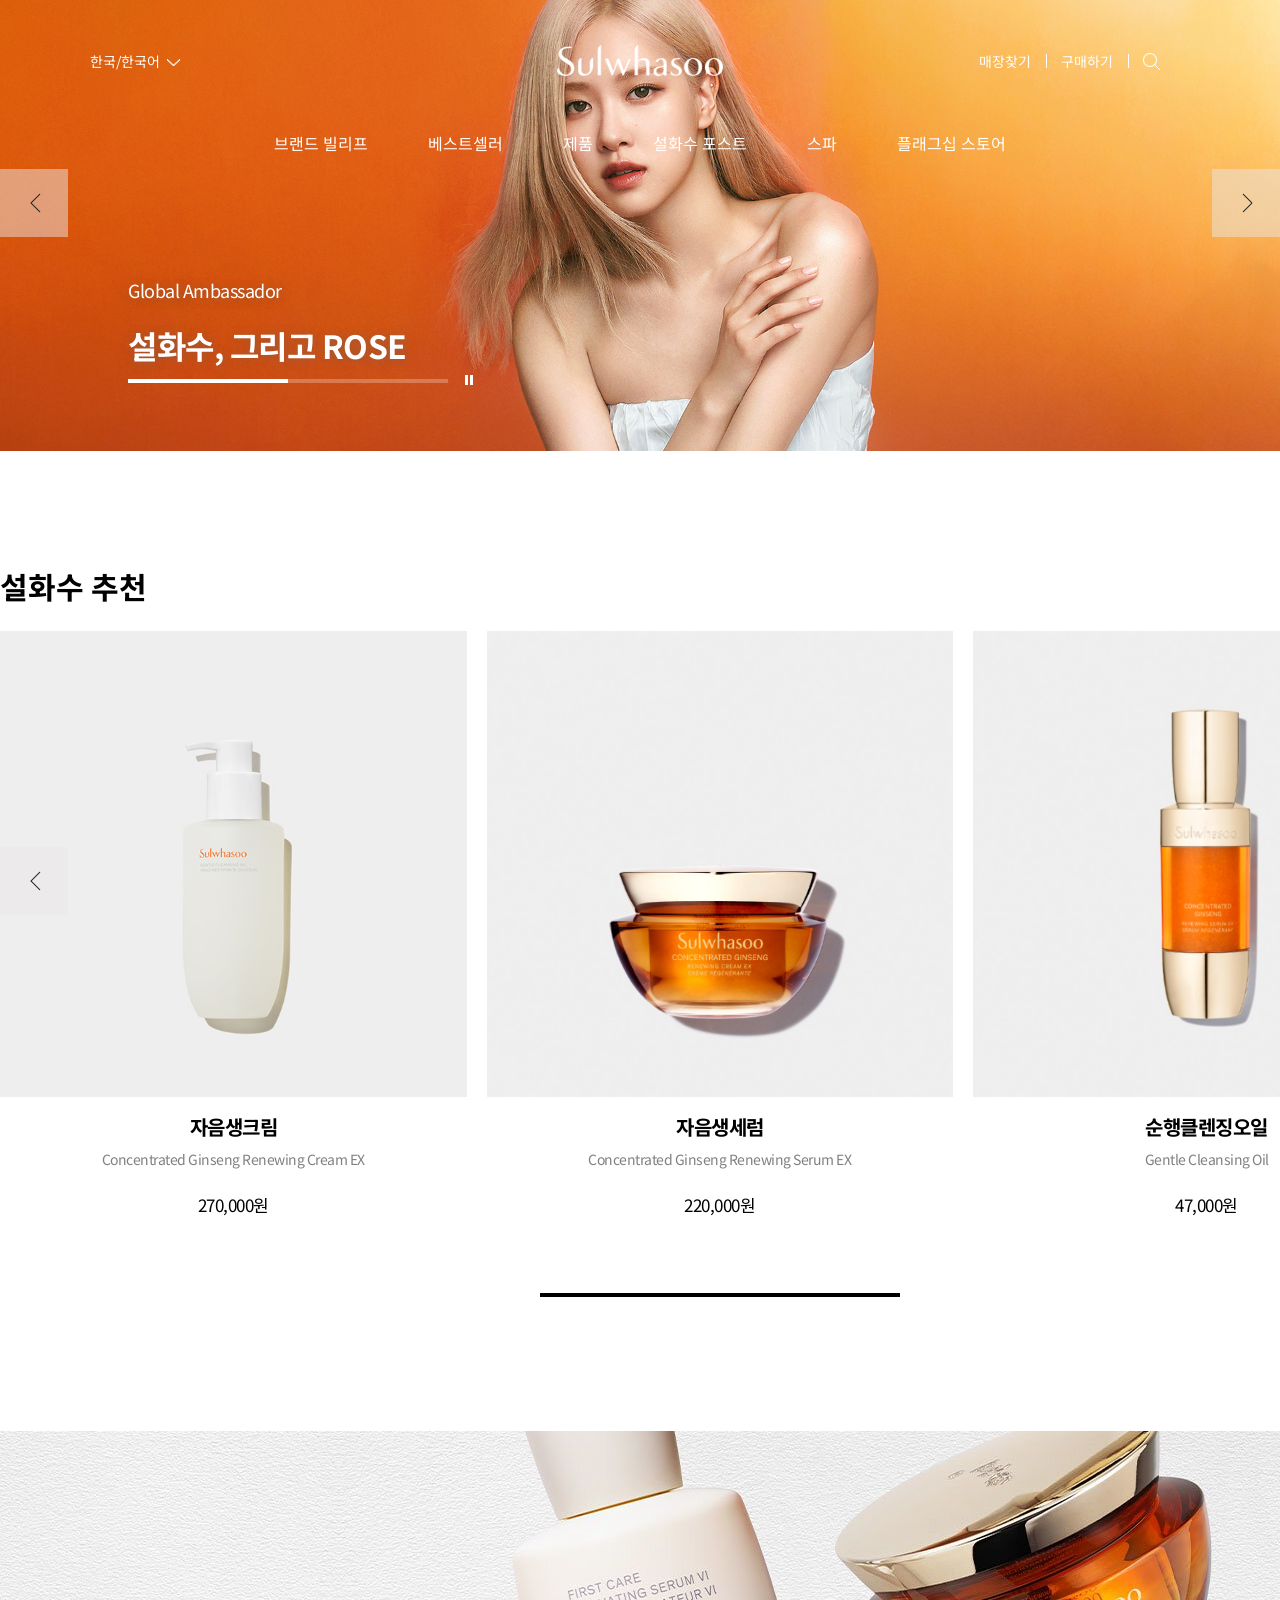
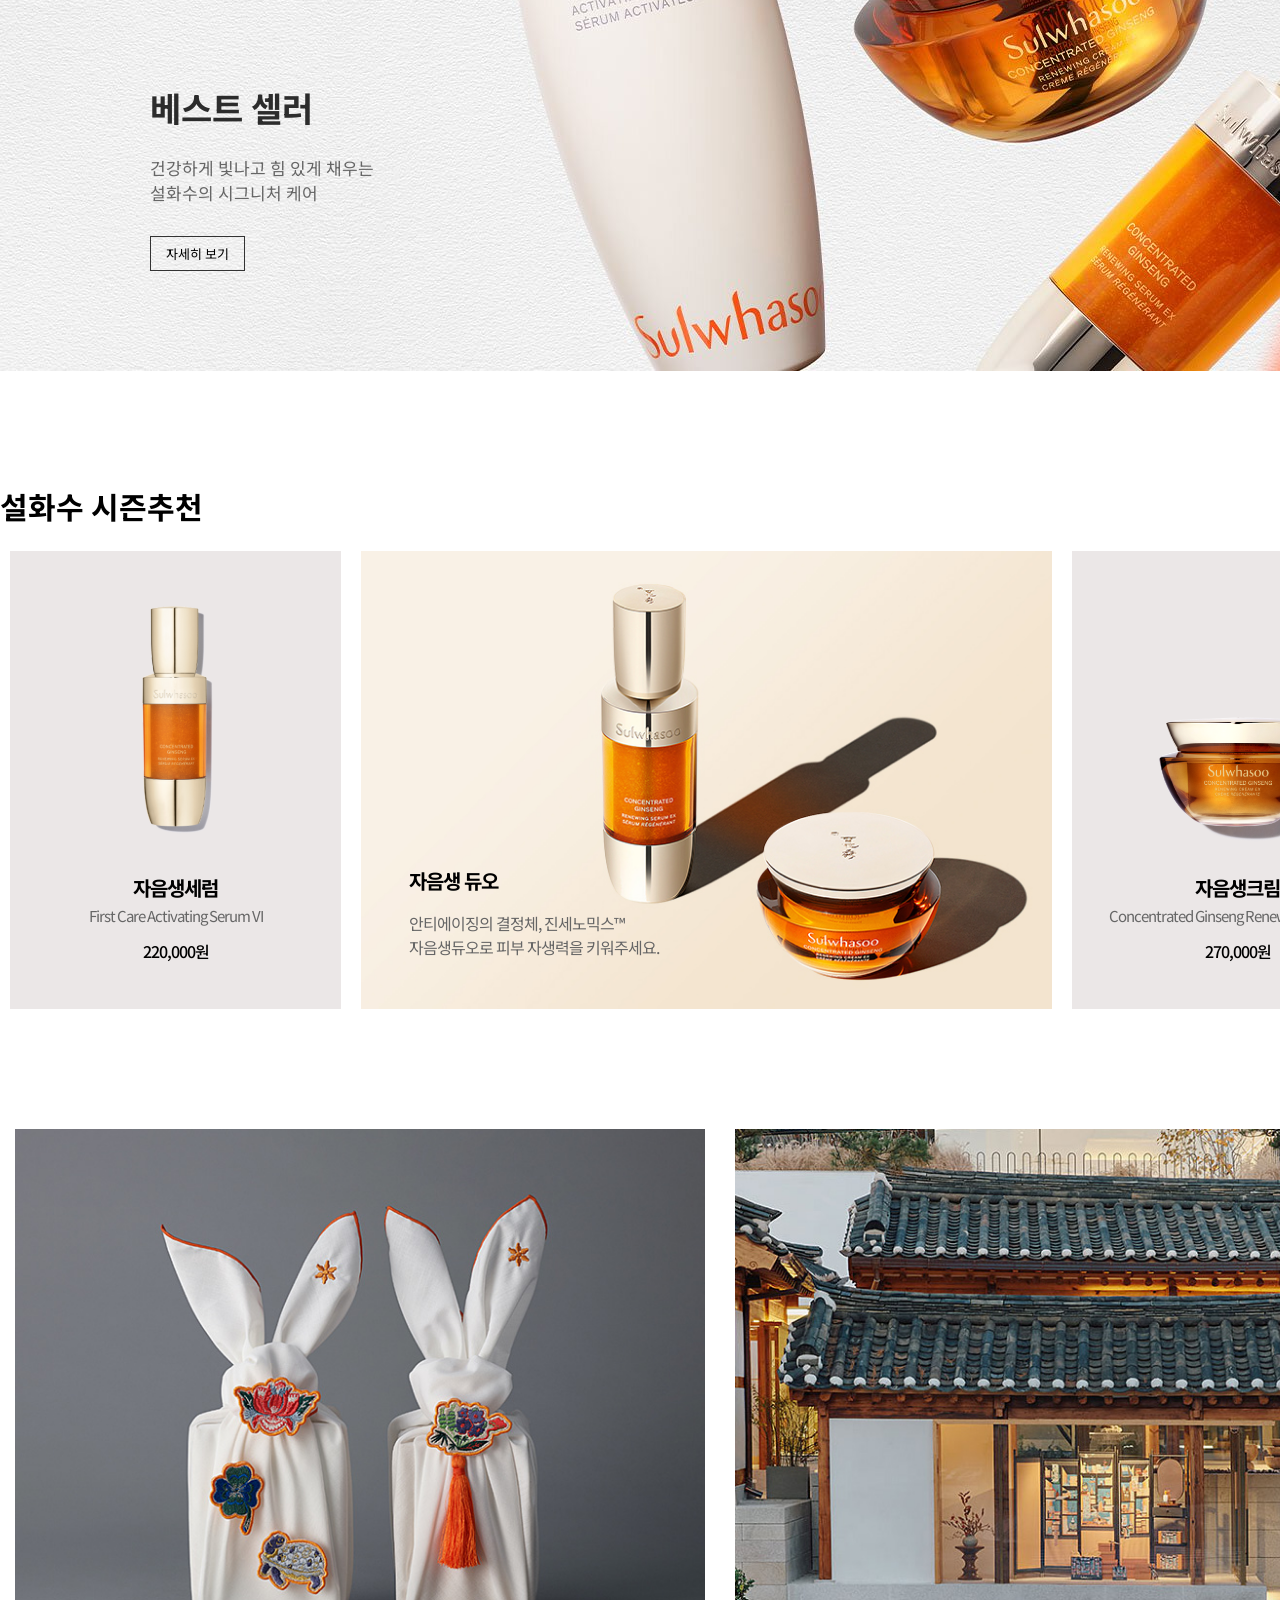
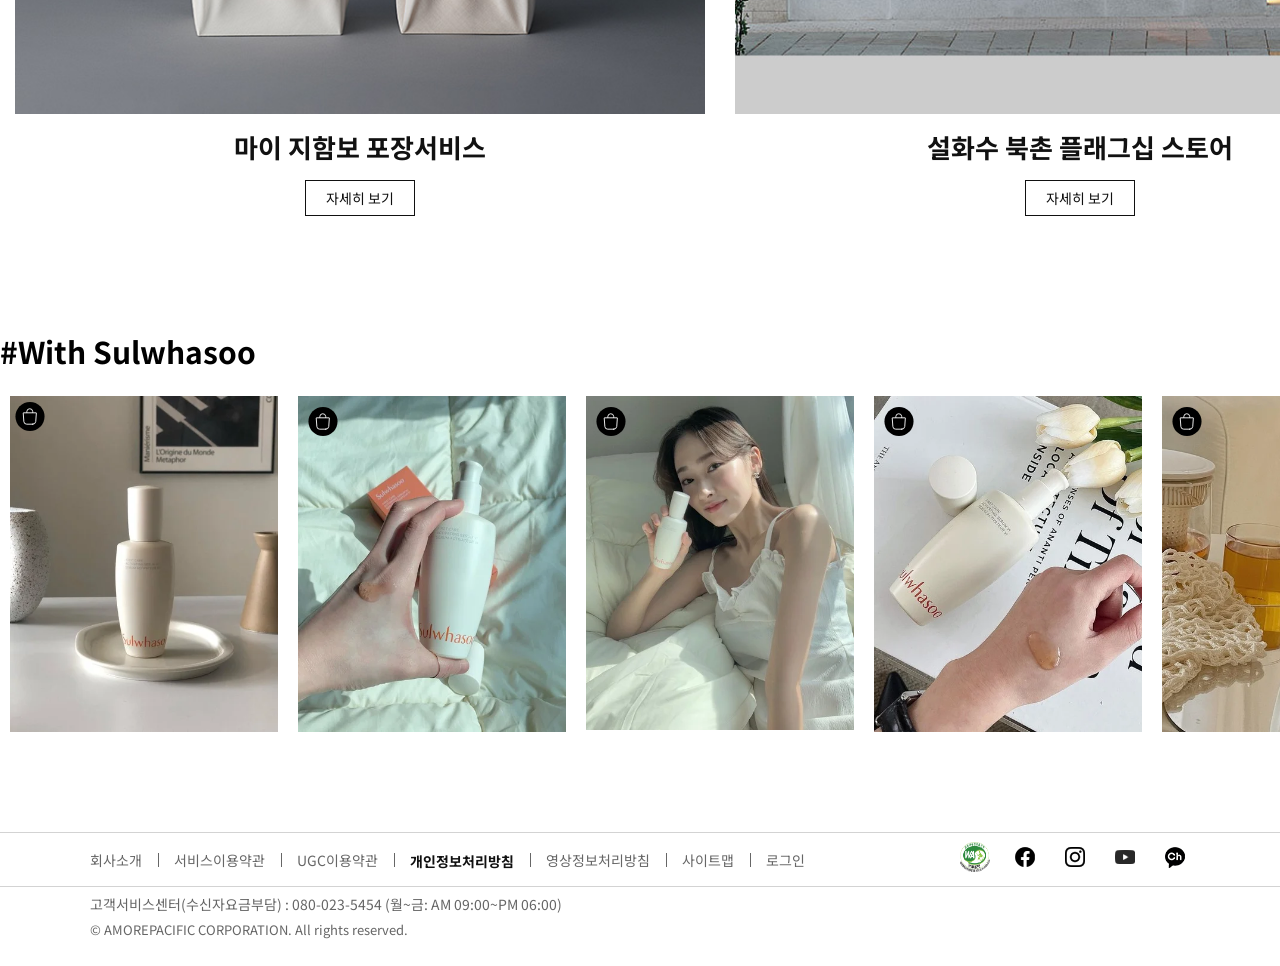
<file: index.html>
<!DOCTYPE html>
<html lang="en">
<head>
    <meta charset="UTF-8">
    <meta http-equiv="X-UA-Compatible" content="IE=edge">
    <meta name="viewport" content="width=device-width, initial-scale=1.0">
    <title>Sulhwasoo</title>
    <link rel="stylesheet" href="CSS/reset.css">
    <link rel="stylesheet" href="https://cdn.jsdelivr.net/npm/swiper@9/swiper-bundle.min.css"/>
    <link rel="stylesheet" href="CSS/basic.css">


    <script src="https://code.jquery.com/jquery-1.12.4.js"></script>
    <script src="js/prefixfree.min.js"></script>
    <script src="https://cdn.jsdelivr.net/npm/swiper@9/swiper-bundle.min.js"></script>
    <script defer src="js/js.js"></script>
</head>
<body>
    <header>
        <div class="header_top">
            <div class="lang">
                <a href="#">
                    한국/한국어
                    <span class="lang_btn">언어 선택창</span>
                    <ul class="lang_list">
                        <li><a href="#">한국/한국어</a></li>
                        <li><a href="#">International/English</a></li>
                        <li><a href="#">中国大陆/中文</a></li>
                        <li><a href="#">中國香港/繁體中文</a></li>
                        <li><a href="#">Singapore/English</a></li>
                        <li><a href="#">Malaysia/English</a></li>
                        <li><a href="#">Việt Nam/Tiếng Việt</a></li>
                        <li><a href="#">Indonesia/Bahasa Indonesia</a></li>
                        <li><a href="#">ประเทศไทย/ไทย</a></li>
                        <li><a href="#">USA/English</a></li>
                    </ul>
                </a>
                
            </div>
            <div class="logo">
                <a href="index.html" class="main_logo">
                    로고
                </a>
            </div>
            <div class="search">
                <ul>
                    <li><a href="#">매장찾기</a></li>
                    <li><a href="#">구매하기</a></li>
                    <li>
                        <a href="#" class="header_search">
                            검색
                        </a>
                    </li>
                </ul>
            </div>
        </div>
        <div class="header_nav">
            <ul>
                <li class="nav_menu menu01">
                    <a href="#"><span class="nav_line">브랜드 빌리프</span></a>
                    <ul class="nav_sub sub01">
                        <li><a href="#" class="sublink">브랜드 빌리프</a></li>
                        <li><a href="#" class="sublink">브랜드 캠페인</a></li>
                        <li><a href="#" class="sublink">브랜드 앰배서더</a></li>
                    </ul>
                </li>
                <li class="nav_menu"><a href="index_2.html"><span class="nav_line">베스트셀러</span></a></li>
                <li class="nav_menu menu02">
                    <a href="#"><span class="nav_line">제품</span></a>
                    <ul class="nav_sub sub02">
                        <li><a href="#" class="sublink">스킨케어</a></li>
                        <li><a href="#" class="sublink">메이크업</a></li>
                        <li><a href="#" class="sublink">남성</a></li>
                        <li><a href="#" class="sublink">전설</a></li>
                    </ul>
                </li>
                <li class="nav_menu menu03">
                    <a href="#"><span class="nav_line">설화수 포스트</span></a>
               
                    <ul class="nav_sub sub03">
                        <li><a href="#" class="sublink">설화수 포스트</a></li>
                        <li><a href="#" class="sublink">명작컬렉션</a></li>
                        <li><a href="#" class="sublink">설화수 스타일</a></li>
                        <li><a href="#" class="sublink">설화문화전</a></li>
                        <li><a href="#" class="sublink">설화매거진</a></li>
                    </ul>
                </li>
                <li class="nav_menu menu04">
                    <a href="#"><span class="nav_line">스파</span></a>
             
                    <ul class="nav_sub sub04">
                        <li><a href="#" class="sublink">소개</a></li>
                        <li><a href="#" class="sublink">스파 프로그램</a></li>
                        <li><a href="#" class="sublink">예약</a></li>
                        <li><a href="#" class="sublink">매장 찾기</a></li>
                    </ul>
                </li>
                <li class="nav_menu menu05">
                    <a href="index_3.html"><span class="nav_line">플래그십 스토어</span></a>
             
                    <ul class="nav_sub sub05">
                        <li><a href="#" class="sublink">설화수 북촌</a></li>
                        <li><a href="#" class="sublink">설화수 도산</a></li>
                    </ul>
                </li>
            </ul>
        </div>
    </header>
    <div class="swiper slide_banner">
        <div class="swiper-wrapper">
            <div class="swiper-slide">
                <a href="#">
                    <img src="img/first_banner.jpg" alt="main_banner">
                    <div class="banner_txt">
                        <p class="txt_Eng">SULWHASOO FIRST CARE ACTIVATING SERUM VI</p>
                        <p class="txt_Ko">윤조에센스 6세대</p>
                    </div>
                </a>
            </div>
            <div class="swiper-slide">
                <a href="#">
                    <img src="img/ROSE-Banner_Horizontal.jpg" alt="main_banner">
                    <div class="banner_txt">
                        <p class="txt_Eng">Global Ambassador</p>
                        <p class="txt_Ko">설화수, 그리고 ROSE</p>
                    </div>
                </a>
            </div>
            <div class="swiper-slide">
                <a href="#">
                    <img src="img/20220907_final_SULWHASOO_main_KV_pc.jpg" alt="main_banner">
                    <div class="banner_txt">
                        <p class="txt_Eng">Sulwhasoo Rebloom</p>
                        <p class="txt_Ko">설화, 다시 피어나다</p>
                    </div>
                </a>
            </div>
            <div class="swiper-slide">
                <a href="#">
                    <img src="img/20230324_final_SWS_New_Package_GTM-banner_pc.jpg" alt="main_banner">
                    <div class="banner_txt">
                        <p class="txt_Eng">Amore mall(3.27~4.2)</p>
                        <p class="txt_Ko">가장 자주 만나는 설화수</p>
                    </div>
                </a>
            </div>
        </div>
        <div class="swiper-button-prev"></div>
        <div class="swiper-button-next"></div>
        <div class="swiper-pagination"></div>
        <div class="swiper-playStop"></div>
    </div>
    <main>
        <div class="wrap">
            <!-- section01 -->
            <section class="section1 section_wrap">
                <div class="section1_inner">
                    <h1>설화수 추천</h1>
                    <div class="swiper rec_wrap">
                        <div class="rec swiper-wrapper">
                            <div class="swiper-slide">
                                <a href="#">
                                    <div class="rec_img">
                                        <img src="img/product1.jpg" alt="제품1">
                                    </div>
                                    <div class="rec_txt">
                                        <p class="name_ko">윤조에센스 6세대</p>
                                        <p class="name_Eng">First Care Activating Serum VI</p>
                                        <p class="price">140,000원</p>
                                    </div>
                                </a>
                            </div>
                            <div class="swiper-slide">
                                <a href="#">
                                    <div class="rec_img">
                                        <img src="img/product2.jpg" alt="제품2">
                                    </div>
                                    <div class="rec_txt">
                                        <p class="name_ko">순행클렌징폼</p>
                                        <p class="name_Eng">Gentle Cleansing Foam</p>
                                        <p class="price">42,000원</p>
                                    </div>
                                </a>
                            </div>
                            <div class="swiper-slide">
                                <a href="#">
                                    <div class="rec_img">
                                        <img src="img/product3.jpg" alt="제품3">
                                    </div>
                                    <div class="rec_txt">
                                        <p class="name_ko">백삼팩</p>
                                        <p class="name_Eng">White Ginseng Radiancr Mask</p>
                                        <p class="price">72,000원</p>
                                    </div>
                                </a>
                            </div>
                            <div class="swiper-slide">
                                <a href="#">
                                    <div class="rec_img">
                                        <img src="img/product4.jpg" alt="제품4">
                                    </div>
                                    <div class="rec_txt">
                                        <p class="name_ko">자음생크림</p>
                                        <p class="name_Eng">Concentrated Ginseng Renewing Cream EX</p>
                                        <p class="price">270,000원</p>
                                    </div>
                                </a>
                            </div>
                            <div class="swiper-slide">
                                <a href="#">
                                    <div class="rec_img">
                                        <img src="img/product5.jpg" alt="제품5">
                                    </div>
                                    <div class="rec_txt">
                                        <p class="name_ko">자음생세럼</p>
                                        <p class="name_Eng">Concentrated Ginseng Renewing Serum EX</p>
                                        <p class="price">220,000원</p>
                                    </div>
                                </a>
                            </div>
                            <div class="swiper-slide">
                                <a href="#">
                                    <div class="rec_img">
                                        <img src="img/product6.jpg" alt="제품6">
                                    </div>
                                    <div class="rec_txt">
                                        <p class="name_ko">순행클렌징오일</p>
                                        <p class="name_Eng">Gentle Cleansing Oil</p>
                                        <p class="price">47,000원</p>
                                    </div>
                                </a>
                            </div>
                        </div>
                        <div class="swiper-button-prev"></div>
                        <div class="swiper-button-next"></div>
                        <div class="swiper-pagination"></div>
                        <div class="rec-swiper-playStop"></div>
                    </div>
                    
                </div>
            </section>
            <!-- section02 -->
            <section class="section2 section_wrap">
                <div class="section2_inner">
                    <a href="#">
                        <img src="img/section02.jpg" alt="best_banner">
                        <div class="section2_txt">
                            <p class="best">베스트 셀러</p>
                            <p class="best_info">건강하게 빛나고 힘 있게 채우는<br>
                            설화수의 시그니처 케어</p>
                            <p class="best_more">자세히 보기</p>
                        </div>
                    </a>
                </div>
            </section>
            <!-- section03 -->
            <section class="section3 section_wrap">
                <div class="section3_inner">
                    <h1>설화수 시즌추천</h1>
                    <div class="product_list">
                        <ul class="season">
                            <li>
                                <a href="#">
                                    <div class="season_img">
                                        <img src="img/section03_1.png" alt="제품1">
                                    </div>
                                    <div class="season_txt">
                                        <p class="season_name_Ko">자음생세럼</p>
                                        <p class="season_name_Eng">First Care Activating Serum VI</p>
                                        <p class="season_price">220,000원</p>
                                    </div>
                                </a>
                            </li>
                            <li>
                                <a href="#">
                                    <div class="season_img">
                                        <img src="img/section03_2.png" alt="제품2">
                                    </div>
                                    <div class="season_txt">
                                        <p class="season_name_Ko">자음생 듀오</p>
                                        <p class="season_name_info">안티에이징의 결정체, 진세노믹스™<br>
                                            자음생듀오로 피부 자생력을 키워주세요.</p>
                                    </div>
                                </a>
                            </li>
                            <li>
                                <a href="#">
                                    <div class="season_img">
                                        <img src="img/section03_3.png" alt="제품3">
                                    </div>
                                    <div class="season_txt">
                                        <p class="season_name_Ko">자음생크림</p>
                                        <p class="season_name_Eng">Concentrated Ginseng Renewing Cream EX</p>
                                        <p class="season_price">270,000원</p>
                                    </div>
                                </a>
                            </li>
                        </ul>
                    </div>
                </div>
            </section>
            <!-- section04 -->
            <section class="section4 section_wrap">
                <div class="product_list">
                    <ul class="store">
                        <li>
                            <a href="#">
                                <div class="section4_img">
                                    <img src="img/section04_1.jpg" alt="마이지함보서비스">
                                </div>
                                <div class="section4_txt">
                                    <p class="section4_name">마이 지함보 포장서비스</p>
                                    <p class="section4_link">자세히 보기</p>
                                </div>
                            </a>
                        </li>
                        <li>
                            <a href="#">
                                <div class="section4_img">
                                    <img src="img/section04_2.jpg" alt="설화수북촌플래그십스토어">
                                </div>
                                <div class="section4_txt">
                                    <p class="section4_name">설화수 북촌 플래그십 스토어</p>
                                    <p class="section4_link">자세히 보기</p>
                                </div>
                            </a>
                        </li>
                    </ul>
                </div>
            </section>
            <!-- section05 -->
            <section class="section5 section_wrap">
                <div class="section5_inner">
                    <h1>#With Sulwhasoo</h1>
                    <div class="product_list">
                        <ul class="with">
                            <li>
                                <a href="#">
                                    <div class="section5_img">
                                        <img src="img/section05_1.webp" alt="위드설화수1">
                                    </div>
                                    <div class="section5_bag">
                                            <img src = "img/bag_items_online_shop_icon.svg" alt="장바구니">
                                    </div>
                                    <div class="section5_txt">
                                        <p class="user">
                                            <img class="user_icon" src="img/user_icon.svg" alt="인스타그램유저">
                                            Instagram User</p>
                                        <p class="user_cont">#제품제공 워낙 말 안해도 유명한 ‘설화수’의 윤조에센수는 설화수의 시작과 함께 출시된 세안 직후 첫 단계에 바르는 최초의 퍼스트 세럼입니다! </p>
                                    </div>
                                </a>
                            </li>
                            <li>
                                <a href="#">
                                    <div class="section5_img">
                                        <img src="img/section05_2.webp" alt="위드설화수2">
                                    </div>
                                    <div class="section5_bag">
                                        <div class="section5_bag">
                                            <img src = "img/bag_items_online_shop_icon.svg" alt="장바구니">
                                    </div>
                                    </div>
                                    <div class="section5_txt">
                                        <p class="user">
                                            <img class="user_icon" src="img/user_icon.svg" alt="인스타그램유저">Instagram User</p>
                                        <p class="user_cont">#제품제공 sulwhasoo.official 
                                        설화수 브랜드의 시작과 함께 출시된 제품으로 💛 
                                        세안 직후 첫 단계에 바로 바르는 최초의 퍼스트 세럼인  #윤조에센스 
                                        달항아리를 모티브로 한 둥근 곡선이 정말 예쁜거 같아요🥺</p>
                                    </div>
                                </a>
                            </li>
                            <li>
                                <a href="#">
                                    <div class="section5_img">
                                        <img src="img/section05_3.webp" alt="위드설화수3">
                                    </div>
                                    <div class="section5_bag">
                                        <div class="section5_bag">
                                            <img src = "img/bag_items_online_shop_icon.svg" alt="장바구니">
                                    </div>
                                    </div>
                                    <div class="section5_txt">
                                        <p class="user">
                                            <img class="user_icon" src="img/user_icon.svg" alt="인스타그램유저">Instagram User</p>
                                        <p class="user_cont">#광고 sulwhasoo.official 🕊
                                            이번에 패키지까지 감각적으로 새로 바뀐 new 설화수 윤조에센스✨
                                            윤조에센스 고유의 텍스처가 피부에 고르게 분포되고 빠르게 </p>
                                    </div>
                                </a>
                            </li>
                            <li>
                                <a href="#">
                                    <div class="section5_img">
                                        <img src="img/section05_4.webp" alt="위드설화수4">
                                    </div>
                                    <div class="section5_bag">
                                        <div class="section5_bag">
                                            <img src = "img/bag_items_online_shop_icon.svg" alt="장바구니">
                                    </div>
                                    </div>
                                    <div class="section5_txt">
                                        <p class="user">
                                            <img class="user_icon" src="img/user_icon.svg" alt="인스타그램유저">Instagram User</p>
                                        <p class="user_cont">#제품제공 sulwhasoo.official 
                                            설화수 브랜드의 시작과 함께 출시된 제품으로 💛 
                                            세안 직후 첫 단계에 바로 바르는 최초의 퍼스트 세럼인  #윤조에센스 
                                            </p>
                                    </div>
                                </a>
                            </li>
                            <li>
                                <a href="#">
                                    <div class="section5_img">
                                        <img src="img/section05_5.webp" alt="위드설화수4">
                                    </div>
                                    <div class="section5_bag">
                                        <div class="section5_bag">
                                            <img src = "img/bag_items_online_shop_icon.svg" alt="장바구니">
                                    </div>
                                    </div>
                                    <div class="section5_txt">
                                        <p class="user">
                                            <img class="user_icon" src="img/user_icon.svg" alt="인스타그램유저">Instagram User</p>
                                        <p class="user_cont">#제품제공 설화수가 일냈어요 🤍
                                            환절기다 보니 확실히 저 피부 턴오버를 잡기가 어려웠는데요 
                                            그렇다 보니 
                                            평소 쓰던 스킨케어 만으로는 피부의 탄탄함이 항상 아쉬웠어요 
                                            괄사로 끌어 올리면 뭐하나 근본을 못잡았는데 ᅲ 
                                            그래서 이번에 
                                            #설화수 #윤조에센스가 새롭게 리뉴얼 되었다고 해서 
                                            저도 사용해 보았는데요 
                                            윤조에센스 항상 엄마에게 양보했는데 
                                            이번엔 제가 써보렵니다 
                                            </p>
                                    </div>
                                </a>
                            </li>
                        </ul>
                    </div>
            </div>
            </section>
        </div>
    </main>
    <footer>
        <div class="footer_top">
            <div class="footer_wrap top">
                <div class="footer_util">
                    <ul>
                        <li><a href="#">회사소개</a></li>
                        <li><a href="#">서비스이용약관</a></li>
                        <li><a href="#">UGC이용약관</a></li>
                        <li><a href="#"><strong>개인정보처리방침</strong></a></li>
                        <li><a href="#">영상정보처리방침</a></li>
                        <li><a href="#">사이트맵</a></li>
                        <li><a href="#">로그인</a></li>
                    </ul>
                </div>
                <div class="footer_sns">
                    <ul>
                        <li><a href="#"><img class="sns_logo" src="img/mark1.png" alt="과학기술정보통신"></a></li>
                        <li><a href="#"><img src="img/facebookLogo.png" alt="facebookLogo"></a></li>
                        <li><a href="#"><img src="img/instaLogo.png" alt="instaLogo"></a></li>
                        <li><a href="#"><img src="img/youtubeLogo.png" alt="youtubeLogo"></a></li>
                        <li><a href="#"><img src="img/kakaoChannelLogo.png" alt="kakaoChannelLogo"></a></li>
                    </ul>
                </div>
            </div>

        </div>
        <div class="footer_bottom">
            <div class="footer_wrap bottom">
                <p>고객서비스센터(수신자요금부담) : 080-023-5454
                    (월~금: AM 09:00~PM 06:00)</p>
                <p><a href="#">© AMOREPACIFIC CORPORATION. All rights reserved.</a></p>
            </div>
        </div> 
    </footer>
    <a href="#" class="goTop">Top</a>
</body>
</html>
</file>
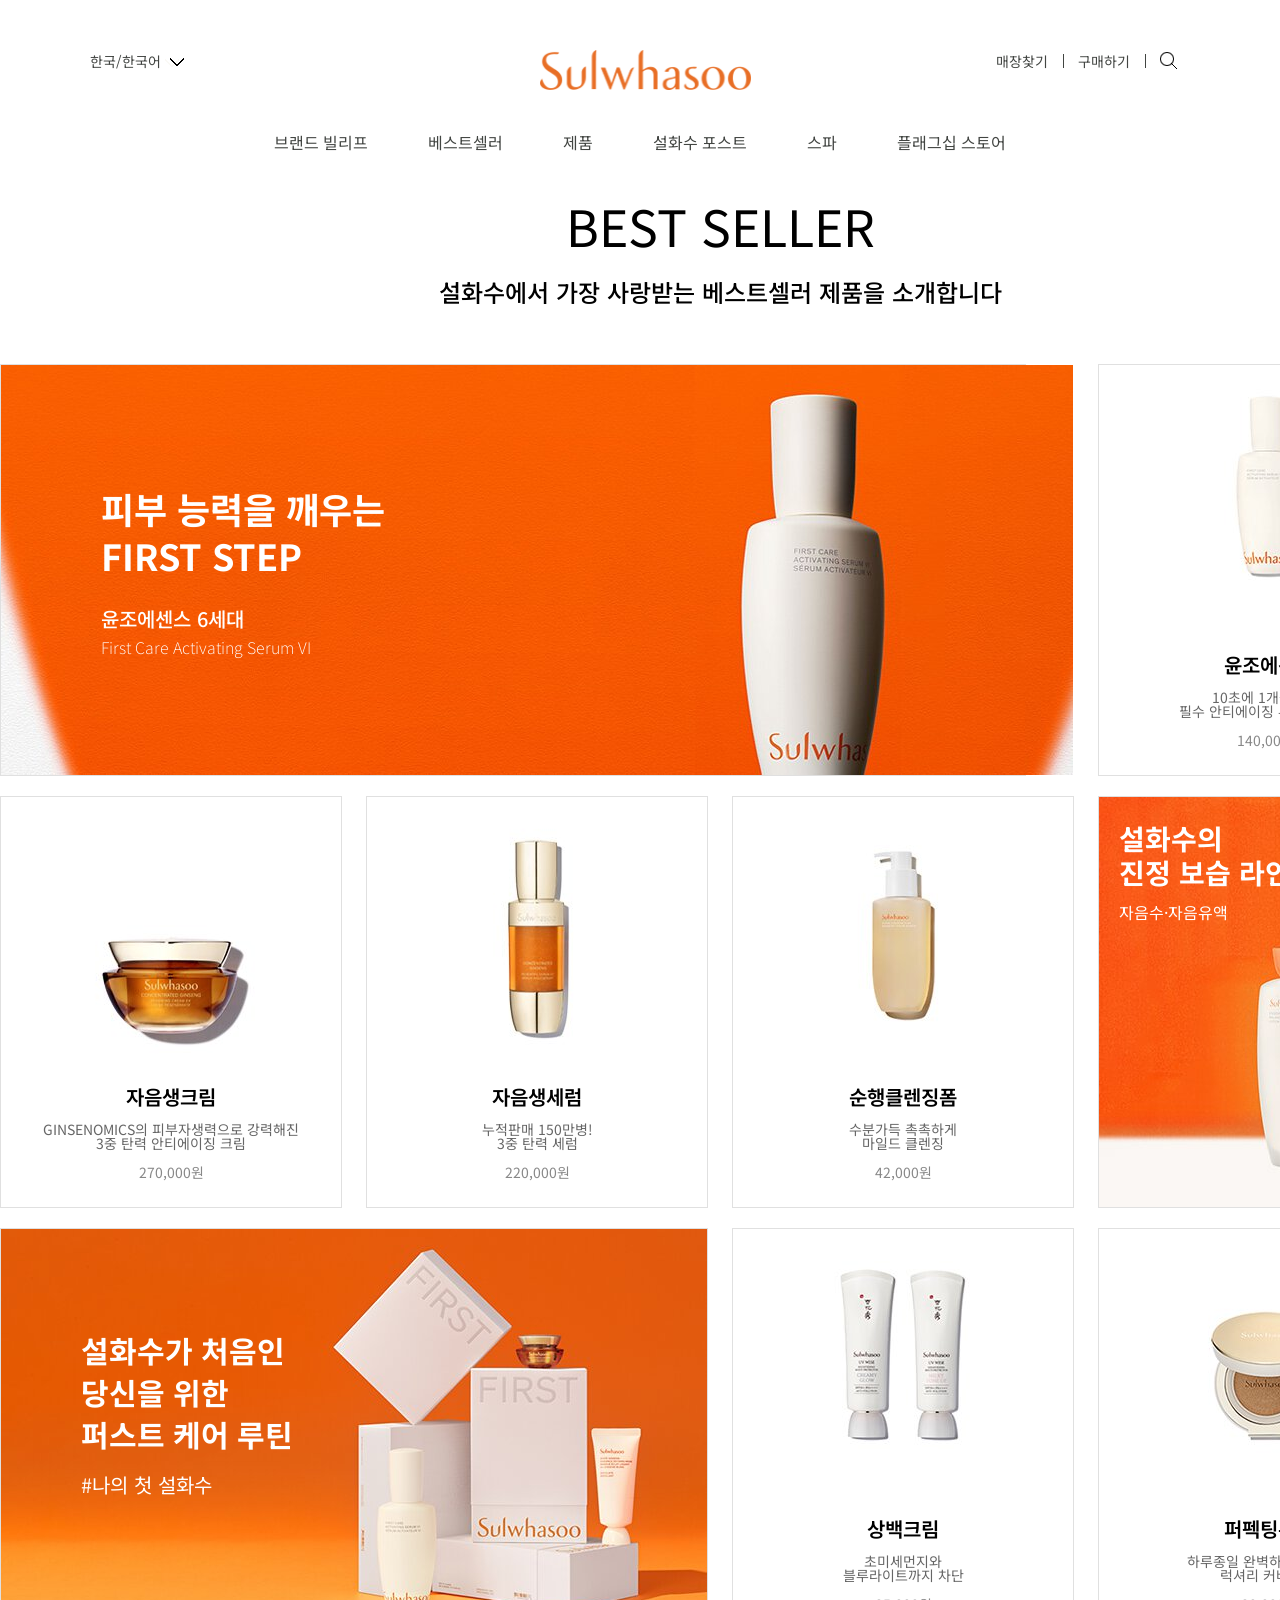
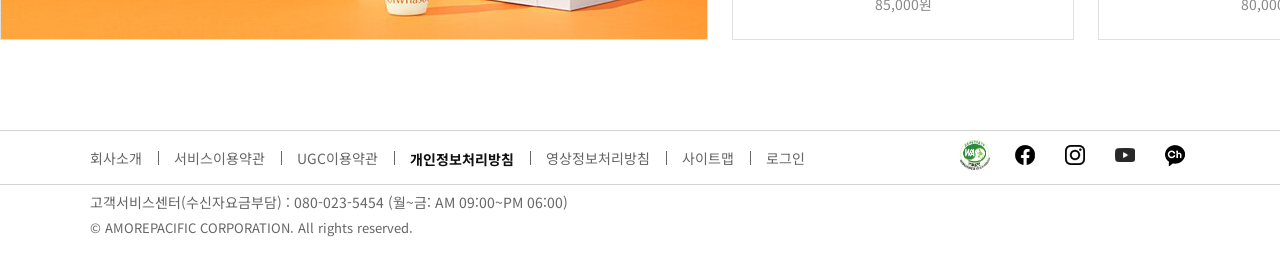
<file: index_2.html>
<!DOCTYPE html>
<html lang="ko">
<head>
  <meta charset="UTF-8">
  <meta http-equiv="X-UA-Compatible" content="IE=edge">
  <meta name="viewport" content="width=device-width, initial-scale=1.0">
  <title>베스트셀러</title>
  <link rel="stylesheet" href="CSS/reset.css">
  <link rel="stylesheet" href="CSS/basic_2.css">
  <script src="js/prefixfree.min.js"></script>
</head>
<body>
  <header>
    <header>
      <div class="header_top">
        <div class="lang">
          <a href="#">
              한국/한국어
              <img class="arr_b" src="img/newsulwhasoo_hd_black_arr_b_220902.png" alt="arrow_b">
              <img class="arr_w"  src="img/newsulwhasoo_hd_white_arr_b_220902.png" alt="arrow_w">
              <ul class="lang_list">
                  <li><a href="#">한국/한국어</a></li>
                  <li><a href="#">International/English</a></li>
                  <li><a href="#">中国大陆/中文</a></li>
                  <li><a href="#">中國香港/繁體中文</a></li>
                  <li><a href="#">Singapore/English</a></li>
                  <li><a href="#">Malaysia/English</a></li>
                  <li><a href="#">Việt Nam/Tiếng Việt</a></li>
                  <li><a href="#">Indonesia/Bahasa Indonesia</a></li>
                  <li><a href="#">ประเทศไทย/ไทย</a></li>
                  <li><a href="#">USA/English</a></li>
              </ul>
          </a>
          
      </div>
          <div class="logo">
              <a href="index.html">
                  <img src="img/sulwhasoo_orange_logo_220902.png" alt="logo" class="logo_orange">
              </a>
          </div>
          <div class="search">
              <ul>
                  <li><a href="#">매장찾기</a></li>
                  <li><a href="#">구매하기</a></li>
                  <li>
                      <a href="#">
                          <img class="search_b" src="img/newsulwhasoo_hd_black_search_220902.png" alt="search1">
                      </a>
                  </li>
              </ul>
          </div>
      </div>
      <div class="header_nav">
        <ul>
            <li class="nav_menu menu01">
                <a href="#"><span class="nav_line">브랜드 빌리프</span></a>
                <ul class="nav_sub sub01">
                    <li><a href="#" class="sublink">브랜드 빌리프</a></li>
                    <li><a href="#" class="sublink">브랜드 캠페인</a></li>
                    <li><a href="#" class="sublink">브랜드 앰배서더</a></li>
                </ul>
            </li>
            <li class="nav_menu"><a href="index_2.html"><span class="nav_line">베스트셀러</span></a></li>
            <li class="nav_menu menu02">
                <a href="#"><span class="nav_line">제품</span></a>
                <ul class="nav_sub sub02">
                    <li><a href="#" class="sublink">스킨케어</a></li>
                    <li><a href="#" class="sublink">메이크업</a></li>
                    <li><a href="#" class="sublink">남성</a></li>
                    <li><a href="#" class="sublink">전설</a></li>
                </ul>
            </li>
            <li class="nav_menu menu03">
                <a href="#"><span class="nav_line">설화수 포스트</span></a>
           
                <ul class="nav_sub sub03">
                    <li><a href="#" class="sublink">설화수 포스트</a></li>
                    <li><a href="#" class="sublink">명작컬렉션</a></li>
                    <li><a href="#" class="sublink">설화수 스타일</a></li>
                    <li><a href="#" class="sublink">설화문화전</a></li>
                    <li><a href="#" class="sublink">설화매거진</a></li>
                </ul>
            </li>
            <li class="nav_menu menu04">
                <a href="#"><span class="nav_line">스파</span></a>
         
                <ul class="nav_sub sub04">
                    <li><a href="#" class="sublink">소개</a></li>
                    <li><a href="#" class="sublink">스파 프로그램</a></li>
                    <li><a href="#" class="sublink">예약</a></li>
                    <li><a href="#" class="sublink">매장 찾기</a></li>
                </ul>
            </li>
            <li class="nav_menu menu05">
                <a href="index_3.html"><span class="nav_line">플래그십 스토어</span></a>
         
                <ul class="nav_sub sub05">
                    <li><a href="#" class="sublink">설화수 북촌</a></li>
                    <li><a href="#" class="sublink">설화수 도산</a></li>
                </ul>
            </li>
        </ul>
      </div>
  </header>
  </header>
  <main>
   
    <section class="best_section01">
      <div class="best_section_wrap">
        <h1>BEST SELLER</h1>
        <h2>설화수에서 가장 사랑받는 베스트셀러 제품을 소개합니다</h2>
      </div>
    </section>


    <section class="best_section02">
      <div class="best_section_wrap">
        <ul class="best_product_list">
          <li class="banner list1">
            <a href="#">
              <div class="banner_img">
                <img src="img/bestseller_1.jpg">
              </div>
              <div class="banner_txt banner_1">
                <p>피부 능력을 깨우는<br>FIRST STEP</p>
                <p>윤조에센스 6세대</p>
                <p>First Care Activating Serum VI</p>
              </div>
            </a>
          </li>
          <li class="product list2">
                <div class="best_img">
                  <img src="img/bestseller_2.jpg">
                </div>
                <div class="best_txt">
                  <p class="best_name">윤조에센스</p>
                  <p class="best_info">10초에 1개씩 판매!<br>
                    필수 안티에이징 부스팅 에센스
                  </p>
                  <p class="best_price">140,000원</p>
                </div>
                <div class="best_hover">
                  <div class="best_link">
                    <div class="best_more">
                      <a href="#">자세히보기</a>
                    </div>
                    <div class="best_shop">
                      <a href="#">구매하러가기</a>
                    </div>
                  </div>
                
                </div>
          
          </li>
          <li class="product list3">
       
              <div class="best_img">
                <img src="img/bestseller_3.jpg">
              </div>
              <div class="best_txt">
                <p class="best_name">자음생크림</p>
                <p class="best_info">
                  GINSENOMICS의 피부자생력으로 강력해진<br>
                3중 탄력 안티에이징 크림
                </p>
                <p class="best_price">270,000원</p>
              </div>
              <div class="best_hover">
                <div class="best_link">
                  <div class="best_more">
                    <a href="#">자세히보기</a>
                  </div>
                  <div class="best_shop">
                    <a href="#">구매하러가기</a>
                  </div>
                </div>
              
              </div>
         
          </li>
          <li class="product list4">
           
              <div class="best_img">
                <img src="img/bestseller_4.jpg">  
              </div>           
                <div class="best_txt">
                  <p class="best_name">자음생세럼</p>
                  <p class="best_info">누적판매 150만병!<br>
                  3중 탄력 세럼
                  </p>
                  <p class="best_price">220,000원</p>
                </div>
                <div class="best_hover">
                  <div class="best_link">
                    <div class="best_more">
                      <a href="#">자세히보기</a>
                    </div>
                    <div class="best_shop">
                      <a href="#">구매하러가기</a>
                    </div>
                  </div>
                
                </div>
           
          </li>
          <li class="product list5">
            
         
                <div class="best_img">
                  <img src="img/bestseller_5.jpg">
                </div>
                <div class="best_txt">
                  <p class="best_name">순행클렌징폼</p>
                  <p class="best_info">수분가득  촉촉하게<br>
                  마일드 클렌징
                  </p>
                  <p class="best_price">42,000원</p>
                </div>
                <div class="best_hover">
                  <div class="best_link">
                    <div class="best_more">
                      <a href="#">자세히보기</a>
                    </div>
                    <div class="best_shop">
                      <a href="#">구매하러가기</a>
                    </div>
                  </div>
                
                </div>
          
            
          </li>
          <li class="banner list6">
            <a href="#">
              <div class="banner_img">
                <img src="img/bestseller_6.jpg">
              </div>
              <div class="banner_txt banner_2">
                <p>설화수의<br>진정 보습 라인</p>
                <p>자음수·자음유액</p>
              </div>
            </a>
          </li>
          <li class="banner list7">
            <a href="#">
              <div class="banner_img">
                <img src="img/bestseller_7.jpg">
              </div>
              <div class="banner_txt banner_3">
                <p>설화수가 처음인<br>당신을 위한<br> 퍼스트 케어 루틴</p>
                <p>#나의 첫 설화수</p>
              </div>
            </a>
          </li>
          <li class="product list8">
        
              <div class="best_img">
                <img src="img/bestseller_8.jpg">
              </div>
              <div class="best_txt">
                <p class="best_name">상백크림</p>
                <p class="best_info">초미세먼지와<br>
                블루라이트까지 차단
                </p>
                <p class="best_price">85,000원</p>
              </div>
              <div class="best_hover">
                <div class="best_link">
                  <div class="best_more">
                    <a href="#">자세히보기</a>
                  </div>
                  <div class="best_shop">
                    <a href="#">구매하러가기</a>
                  </div>
                </div>
              
              </div>
        
          </li>
          <li class="product list9">
        
              <div class="best_img">
                <img src="img/bestseller_9.jpg">
              </div>
              <div class="best_txt">
                <p class="best_name">퍼펙팅쿠션</p>
                <p class="best_info">하루종일 완벽하게 지속되는<br>
                럭셔리 커버 쿠션
                </p>
                <p class="best_price">80,000원</p>
              </div>
              <div class="best_hover">
                <div class="best_link">
                  <div class="best_more">
                    <a href="#">자세히보기</a>
                  </div>
                  <div class="best_shop">
                    <a href="#">구매하러가기</a>
                  </div>
                </div>
              
              </div>
       
          </li>
        </ul>
      </div>
    </section>

  </main>


  <footer>
    <div class="footer_top">
        <div class="footer_wrap top">
            <div class="footer_util">
                <ul>
                    <li><a href="#">회사소개</a></li>
                    <li><a href="#">서비스이용약관</a></li>
                    <li><a href="#">UGC이용약관</a></li>
                    <li><a href="#"><strong>개인정보처리방침</strong></a></li>
                    <li><a href="#">영상정보처리방침</a></li>
                    <li><a href="#">사이트맵</a></li>
                    <li><a href="#">로그인</a></li>
                </ul>
            </div>
            <div class="footer_sns">
                <ul>
                    <li><a href="#"><img class="sns_logo" src="img/mark1.png" alt="과학기술정보통신"></a></li>
                    <li><a href="#"><img src="img/facebookLogo.png" alt="facebookLogo"></a></li>
                    <li><a href="#"><img src="img/instaLogo.png" alt="instaLogo"></a></li>
                    <li><a href="#"><img src="img/youtubeLogo.png" alt="youtubeLogo"></a></li>
                    <li><a href="#"><img src="img/kakaoChannelLogo.png" alt="kakaoChannelLogo"></a></li>
                </ul>
            </div>
        </div>

    </div>
    <div class="footer_bottom">
        <div class="footer_wrap bottom">
            <p>고객서비스센터(수신자요금부담) : 080-023-5454
                (월~금: AM 09:00~PM 06:00)</p>
            <p><a href="#">© AMOREPACIFIC CORPORATION. All rights reserved.</a></p>
        </div>
    </div>

    
</footer>
<script src="js/js.js"></script>
</body>
</html>
</file>
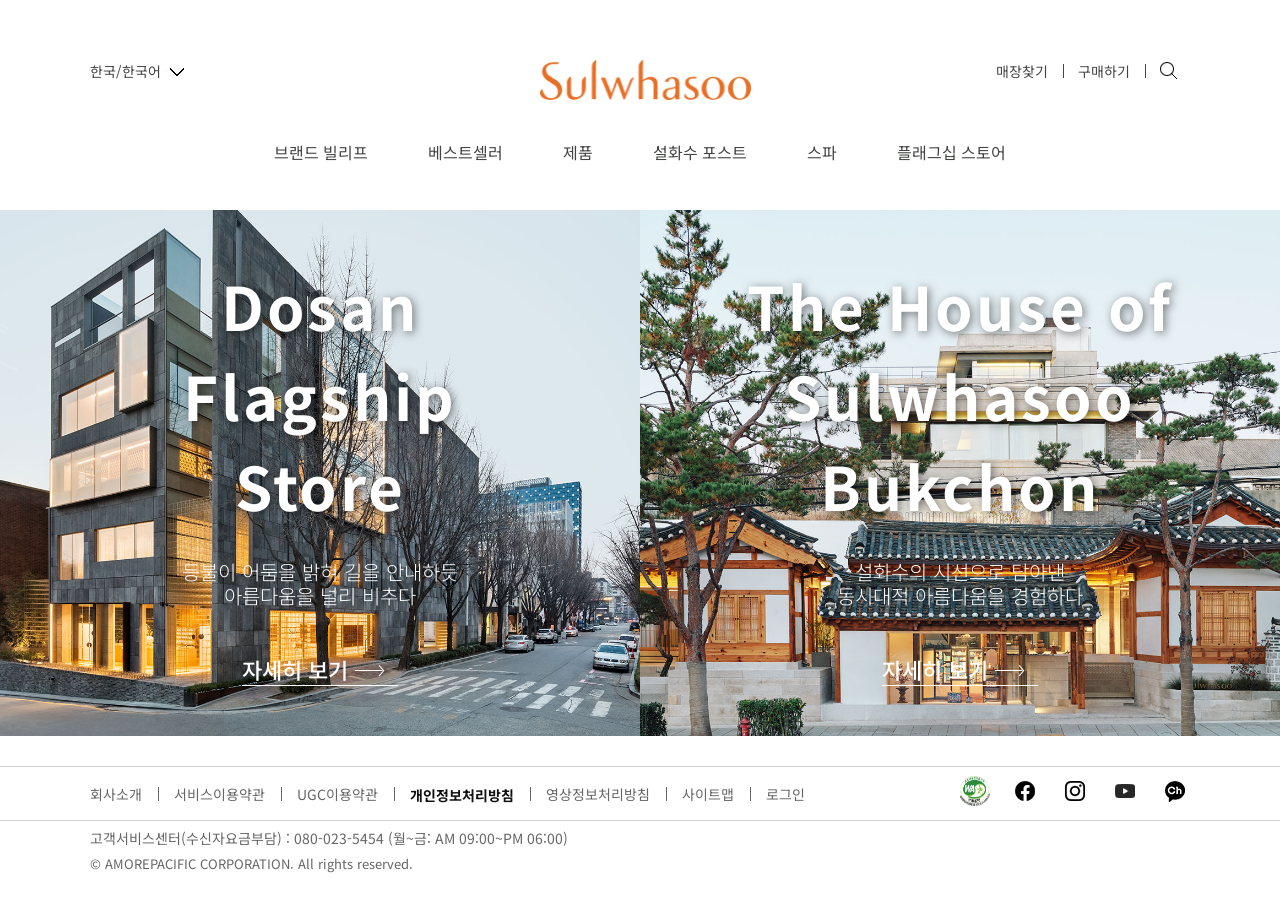
<file: index_3.html>
<!DOCTYPE html>
<html lang="ko">
<head>
  <meta charset="UTF-8">
  <meta http-equiv="X-UA-Compatible" content="IE=edge">
  <meta name="viewport" content="width=device-width, initial-scale=1.0">
  <title>플래그쉽 스토어</title>
  <link rel="stylesheet" href="CSS/reset.css">
  <link rel="stylesheet" href="CSS/basic_3.css">
  <script src="js/prefixfree.min.js"></script>
</head>
<body>
    <header>
      <div class="header_top">
        <div class="lang">
            <a href="#">
                한국/한국어
                <img class="arr_b" src="img/newsulwhasoo_hd_black_arr_b_220902.png" alt="arrow_b">
                <img class="arr_w"  src="img/newsulwhasoo_hd_white_arr_b_220902.png" alt="arrow_w">
                <ul class="lang_list">
                    <li><a href="#">한국/한국어</a></li>
                    <li><a href="#">International/English</a></li>
                    <li><a href="#">中国大陆/中文</a></li>
                    <li><a href="#">中國香港/繁體中文</a></li>
                    <li><a href="#">Singapore/English</a></li>
                    <li><a href="#">Malaysia/English</a></li>
                    <li><a href="#">Việt Nam/Tiếng Việt</a></li>
                    <li><a href="#">Indonesia/Bahasa Indonesia</a></li>
                    <li><a href="#">ประเทศไทย/ไทย</a></li>
                    <li><a href="#">USA/English</a></li>
                </ul>
            </a>
            
        </div>
          <div class="logo">
              <a href="index.html">
                  <img src="img/sulwhasoo_orange_logo_220902.png" alt="logo" class="logo_orange">
              </a>
          </div>
          <div class="search">
              <ul>
                  <li><a href="#">매장찾기</a></li>
                  <li><a href="#">구매하기</a></li>
                  <li>
                      <a href="#">
                          <img class="search_b" src="img/newsulwhasoo_hd_black_search_220902.png" alt="search1">
                      </a>
                  </li>
              </ul>
          </div>
      </div>
      <div class="header_nav">
        <ul>
            <li class="nav_menu menu01">
                <a href="#"><span class="nav_line">브랜드 빌리프</span></a>
                <ul class="nav_sub sub01">
                    <li><a href="#" class="sublink">브랜드 빌리프</a></li>
                    <li><a href="#" class="sublink">브랜드 캠페인</a></li>
                    <li><a href="#" class="sublink">브랜드 앰배서더</a></li>
                </ul>
            </li>
            <li class="nav_menu"><a href="index_2.html"><span class="nav_line">베스트셀러</span></a></li>
            <li class="nav_menu menu02">
                <a href="#"><span class="nav_line">제품</span></a>
                <ul class="nav_sub sub02">
                    <li><a href="#" class="sublink">스킨케어</a></li>
                    <li><a href="#" class="sublink">메이크업</a></li>
                    <li><a href="#" class="sublink">남성</a></li>
                    <li><a href="#" class="sublink">전설</a></li>
                </ul>
            </li>
            <li class="nav_menu menu03">
                <a href="#"><span class="nav_line">설화수 포스트</span></a>
           
                <ul class="nav_sub sub03">
                    <li><a href="#" class="sublink">설화수 포스트</a></li>
                    <li><a href="#" class="sublink">명작컬렉션</a></li>
                    <li><a href="#" class="sublink">설화수 스타일</a></li>
                    <li><a href="#" class="sublink">설화문화전</a></li>
                    <li><a href="#" class="sublink">설화매거진</a></li>
                </ul>
            </li>
            <li class="nav_menu menu04">
                <a href="#"><span class="nav_line">스파</span></a>
         
                <ul class="nav_sub sub04">
                    <li><a href="#" class="sublink">소개</a></li>
                    <li><a href="#" class="sublink">스파 프로그램</a></li>
                    <li><a href="#" class="sublink">예약</a></li>
                    <li><a href="#" class="sublink">매장 찾기</a></li>
                </ul>
            </li>
            <li class="nav_menu menu05">
                <a href="index_3.html"><span class="nav_line">플래그십 스토어</span></a>
         
                <ul class="nav_sub sub05">
                    <li><a href="#" class="sublink">설화수 북촌</a></li>
                    <li><a href="#" class="sublink">설화수 도산</a></li>
                </ul>
            </li>
        </ul>
    </div>
    </header>
    
  <main>
    <div class="main_wrap">
      <section class="dosan">
        <div class="text_wrap">
          <h2>Dosan<br>Flagship<br>Store</h2>
          <p class="store_text">등불이 어둠을 밝혀 길을 안내하듯<br>아름다움을 널리 비추다</p>
          <p class="store_more"><a href="#">자세히 보기</a></p>
        </div>
      </section>
      <section class="bukchon">
        <div class="text_wrap">
          <h2>The House of<br>Sulwhasoo<br>Bukchon</h2>
          <p class="store_text">설화수의 시선으로 담아낸<br>동시대적 아름다움을 경험하다</p>
          <p class="store_more"><a href="#">자세히 보기</a></p>
        </div>
      </section>
    </div>
  </main>
  <footer>
    <div class="footer_top">
        <div class="footer_wrap top">
            <div class="footer_util">
                <ul>
                    <li><a href="#">회사소개</a></li>
                    <li><a href="#">서비스이용약관</a></li>
                    <li><a href="#">UGC이용약관</a></li>
                    <li><a href="#"><strong>개인정보처리방침</strong></a></li>
                    <li><a href="#">영상정보처리방침</a></li>
                    <li><a href="#">사이트맵</a></li>
                    <li><a href="#">로그인</a></li>
                </ul>
            </div>
            <div class="footer_sns">
                <ul>
                    <li><a href="#"><img class="sns_logo" src="img/mark1.png" alt=""></a></li>
                    <li><a href="#"><img src="img/facebookLogo.png" alt=""></a></li>
                    <li><a href="#"><img src="img/instaLogo.png" alt=""></a></li>
                    <li><a href="#"><img src="img/youtubeLogo.png" alt=""></a></li>
                    <li><a href="#"><img src="img/kakaoChannelLogo.png" alt=""></a></li>
                </ul>
            </div>
        </div>

    </div>
    <div class="footer_bottom">
        <div class="footer_wrap bottom">
            <p>고객서비스센터(수신자요금부담) : 080-023-5454
                (월~금: AM 09:00~PM 06:00)</p>
            <p><a href="#">© AMOREPACIFIC CORPORATION. All rights reserved.</a></p>
        </div>
    </div>

    
</footer>
<script src="js/js.js"></script>
</body>
</html>
</file>
<file: CSS/basic.css>
@charset "UTF-8";
@import url('https://fonts.googleapis.com/css2?family=Noto+Sans+KR:wght@300;400;500;700&display=swap');

body {font-family: 'Noto Sans KR', 'Malgun Gothic', '맑은 고딕', 'Nanum Gothic', '나눔 고딕', '돋움', dotum, sans-serif;}
a {color:inherit;}
header a {color:white;}
ul {display:block; content:""; clear:both;}

header {
  position:absolute; z-index:100;
  height:160px;
  width:100%;
  transition:0.5s;
}


header.onmouse{background:white;}
header.onmouse a{color:#424542;}
header.onmouse .search li + li:before {background: #424542;}
header.onmouse .lang_btn{background-image: url(../img/newsulwhasoo_hd_black_arr_b_220902.png) }
header.onmouse .main_logo{background-image: url(../img/sulwhasoo_orange_logo_220902.png) }
header.onmouse .lang_btn.rotate {transform: rotate(180deg) translateY(50%);}
header.onmouse .header_search{background-image: url(../img/newsulwhasoo_hd_black_search_220902.png)}


.header_top{
  display:flex; 
  justify-content: space-between;
  width:1100px;
  margin:0 auto;
  padding:50px 0;
  
}

.header_top .lang {position:relative;}
.lang a:hover {font-weight: 500; color:black;}

.lang_btn{
  display:inline-block;
  position:absolute; z-index: 10;
  top: 9px;
  right: -20px;
  width: 13px;
  height: 13px;
  text-indent: -9999px;
  background: url(../img/newsulwhasoo_hd_white_arr_b_220902.png) no-repeat;
  background-size: contain;
}


.lang_list{
  display:none;
  position:absolute; z-index:150;
  top:25px;
  width:150px;
  padding:10px 0;
  background:white;
  border:1px solid #afadad;}

.lang_list > li {padding:8px 20px 8px 5px;}
.lang_list > li > a {
  display: block;
  color:#424542; font-size:13px;
}
.lang_list > li:hover {background:#dbdada;}

  .lang_list.on {display: block;}



.header_top a {font-size:14px;}

.main_logo {
position:absolute;
display:inline-block;
top:40px; left:50%; transform: translate(-50%); 
background: url(../img/sulwhasoo_white_logo_220902.png) 
center no-repeat;
background-size: contain;
width:166px; height:40px; 
text-indent: -9999px;}



/* search */
.search li {
  position: relative;
  float:left;
  margin-right:30px; }
.search li + li:before {
  position:absolute;
  top:4px;
  left:-15px;
  content:"";
  height: 14px;
  width:1px;
  background:white;
}

.header_search{
  display:inline-block;
  background: url(../img/newsulwhasoo_hd_white_search_220902.png) center no-repeat;
  background-size:contain;
  width:17px; height:17px;
  text-indent: -9999px;
  position:relative;
  top:1px;
}

  .header_top .search li:hover a{
    color:black;
    font-weight: 500;}

/* nav */
.header_nav {
  width:1100px;
  height:40px;
  margin:auto;
  }

.header_nav .nav_line:after {
    position:absolute;
    bottom:-2px;
    display:block;
    content: "";
    background:black;
    width:0;
    height:2px;
    transition:all 0.3s;
  }

.header_nav > ul {display:flex; justify-content: center}
.header_nav > ul:hover {border-bottom:1px solid lightgray;}

.header_nav > ul > li {
  position:relative;
  line-height: 40px;
  margin:0 30px;
}
.header_nav > ul > li:hover .nav_line:after {width:100%;} 

.header_nav .nav_sub {
  display:none;
  position: absolute; 
  left:-20px;
  height:0;
  width:500px;
  }

.nav_sub > li {
  display:inline-block;
  margin:0 8px;
}
.nav_sub li a {
  display:block;
  font-size:14px;
  color:#666;
  font-weight: 500;
 }

.nav_sub li:hover a {color:black; font-weight:700;}

  /* Slide_banner */
.slide_banner {
position:relative; /*자기 자리에서 기준*/
top:0;
left:50%;
transform:translate(-50%) ;
width:100%;
height:100%;
}

.swiper-wrapper { height:100%; width:100vw;}

.swiper-slide{
  display:flex;
  justify-content: center;
  align-items: center;
}

.swiper-slide img{
  display:block;
  width:100%;
  height:100%;
}
.swiper-wrapper a {
  position:relative; /*banner_txt 기준*/
  width:100%; height:100%;
  display:block;}

.swiper-button-prev, .swiper-button-next{
  position:absolute; top:calc(50% - 34px); 
  width:68px; height:68px;
  background-repeat: no-repeat;
  background-color:rgba(233, 229, 229, 0.5);
  color: transparent;
}

.swiper-button-prev{background-image: url(../img/20210324-main-kv-arr-l.png);}
.swiper-button-next{background-image: url(../img/20210324-main-kv-arr-r.png);}

.swiper-button-prev {left:0;}
.swiper-button-next {right:0;}

.swiper-horizontal>.swiper-pagination-progressbar {
  top:auto;
  bottom:15%;
  left:10%;
  width:25%;
}
.slide_banner>.swiper-pagination-progressbar{
background:rgba(255, 255, 255,0.25);
}
.slide_banner>.swiper-pagination-progressbar>.swiper-pagination-progressbar-fill{
background:rgb(255, 255, 255);
}


.swiper-playStop{
  position:absolute; /* 배너 전체 기준 */
  bottom:14%; 
  left:36%; 
  z-index:1000;
  width:16px; height:16px;
  cursor:pointer;
  background: url(../img/sulwhasoo_main_stop_220902.png) center center no-repeat;}

  .swiper-playStop.stop{background: url(../img/sulwhasoo_main_play_220902.png) center center no-repeat;}



.banner_txt {
  position:absolute;
  bottom:20%;
  left:10%;
  display:inline-block;
  color: white;
  letter-spacing: -0.5px;
  text-shadow: 1px 1px 10px rgba(102, 100, 100, 0.5)
}
.banner_txt .txt_Eng {
  font-size:18px; 
  margin-bottom:30px;
  font-weight: 400;
  }
.banner_txt .txt_Ko {
  font-size:32px;
  font-weight: 700;}

  /* Main */
.wrap {width:1440px; margin:0 auto;}

.section_wrap {margin:120px 0 100px 0;}
.section_wrap h1 {
  font-size:30px; 
  font-weight: 700;
  margin-bottom:30px;
}

.product_list ul {
  display:flex;
  flex-wrap: wrap;
}
.product_list li {margin:0 10px;}
.product_list img {width:100%;}
.product_list ul:after {display:none;}

/*  section1  */

.rec_wrap {
  position:relative;
  width:1440px; height:680px;
  overflow: hidden;
  }
.rec{display:flex; flex-wrap: nowrap; justify-content: space-between;
}

.rec .swiper-slide {display:flex; justify-content: center;
  align-items: center;
}

.rec .swiper-slide img {max-width:100%;}

.rec_wrap .swiper-button-prev, .rec_wrap .swiper-button-next{
  top:calc(40% - 34px); 
}



.rec_txt {
  text-align: center;
  letter-spacing: -0.5px;
  margin:20px 0;}
.rec_txt .name_ko {
  font-weight:700;
  font-size:20px;}
.rec_txt .name_Eng {
  font-size:14px;
  color:gray;
  padding-top:15px;
}
.rec_txt .price {
  font-size:17px; 
  margin-top:30px;
  }

  
  .rec_wrap>.swiper-pagination-progressbar {
    bottom:2%;
    left:50%; transform: translate(-50%);
    background:rgba(0, 0, 0,0.25);
  }
  .rec_wrap>.swiper-pagination-progressbar>.swiper-pagination-progressbar-fill{
    background:rgb(0, 0, 0);
  }


/*  section2  */
.section2_inner {position:relative;}
  .section2_txt {
    position:absolute;
    bottom:100px;
    left:150px;}
  .section2_txt .best {
    color:#2c2c2c;
    font-size:34px; 
    font-weight: 700;}
  .section2_txt .best_info {
    color:#666; 
    font-size:17px;
    margin:30px 0;
    line-height: 1.5;}
  .section2_txt .best_more {
    border:1px solid #333; 
    font-size:13px;
    padding:10px 15px;
    display:inline-block;
    transition: all .3s ease-in;}

  .section2 .best_more:hover {background:rgba(200, 200, 200, 0.5)}


/*  section3  */
.season > li {
  position:relative;
  background:rgb(235, 231, 231);
  }
  .season > li:nth-of-type(1){width:23%;}
  .season > li:nth-of-type(2){width:48%;}
  .season > li:nth-of-type(3){width:23%;}

  .season .season_txt {
    position:absolute;
    letter-spacing: -1px;}
  .season_name_Ko {font-size:20px; font-weight: bold;}
  .season_name_Eng {font-size:15px; color:#666;
    margin:10px 0 20px 0;}
  .season_price {font-weight:500;}
  .season_name_info {color:#666;
    margin:20px 0 20px 0;
    line-height: 1.5;}


  .season > li:nth-of-type(1) .season_txt ,
  .season > li:nth-of-type(3) .season_txt {
    text-align:center;
    bottom:50px; left:50%;
    transform: translate(-50%);
    width:100%;}
  .season > li:nth-of-type(2) .season_txt {
    bottom:30px; left:25%;
    transform: translate(-50%);}


/* section4 */
    .store > li {flex:1; margin: 0 15px;}
    .section4_txt {
      text-align: center;
      color:#111}
    .section4_name {
      font-size:26px; font-weight: bold;
      margin:20px 0;}
    .section4_link {border:1px solid #111;
      font-size:14px;
      display:inline-block;
      padding:10px 20px;
      transition: all .3s ease-in;}
  
    .section4_link:hover {background:rgba(200, 200, 200, 0.5)}


/* section5 */
.with{position:relative;}
.with > li {
  position:relative;
  flex:1;
  overflow:hidden;
  }


.section5_img {}
.section5_txt {
  position:absolute;
  bottom:-150px;
  width:268px;
  height: 80px;
  background:white;
  color:#333;
  padding:20px 0 5px 0;
  text-align: center;
  font-size:13px;
  border-radius: 50% 50% 0 0;
  transition: all .3s ease-in;
}

.with a:hover .section5_txt {bottom:0;}
.with a:hover {cursor: url(../img/cursor.webp), pointer;}


  .section5_txt .user_icon {width:15px; height:15px;
  margin-right:5px;}
  .section5_txt .user_cont {
    padding-top:20px;
    white-space: nowrap;
    overflow: hidden;
    text-overflow: ellipsis;}

  .section5_bag  {position:absolute;
    top:5px; left:5px;}
  .section5_bag img {width:30px; height:30px;}






  /* footer */
footer {
  margin-top:80px;
  font-size:14px; 
  color:#666;
  }

.footer_top {
  line-height: 50px;
  border-top: 1px solid lightgray;
  border-bottom: 1px solid lightgray;}

.footer_wrap{ width:1100px;
  margin:auto;}

.top {
  display:flex; 
  justify-content: space-between;
  }
.top li {
  float:left;
  }
.footer_util li {
  position:relative;
  margin-right: 32px;
  }
.footer_util li+li:before {
  position:absolute;
  top:20px;
  left:-16px;
  content: "";
  height:14px; width:1px; background: #666;}
strong {color:#111; font-weight: bold;}
.footer_util a:hover {text-decoration: underline;} 

.footer_sns ul {margin-top:-5px;} /* 중간으로 높이 맞추기 */
.footer_sns li {margin-left:20px;}
.footer_sns .sns_logo {width:30px; height: 30px;}

.bottom {padding:10px 0 30px 0}
.bottom p:nth-of-type(1) {}
.bottom p:nth-of-type(2) {margin-top:10px; 
  font-size:13px;
  transition:.3s;}
.bottom p:nth-of-type(2):hover {color:#222;}

.goTop {
  width: 60px; height:0;
  position:fixed;
  z-index:100;
  bottom:0; right:20%;
  background: gray url('../img/top.png') center no-repeat;
  opacity: 0.6;
  text-indent: -9999px;
  transition: 0.3s;
}
.goTop:hover { 
  opacity: 1;
  }
</file>
<file: CSS/basic_2.css>
@charset "UTF-8";
@import url('https://fonts.googleapis.com/css2?family=Noto+Sans+KR:wght@300;400;500;700&display=swap');

body {font-family: 'Noto Sans KR', 'Malgun Gothic', '맑은 고딕', 'Nanum Gothic', '나눔 고딕', '돋움', dotum, sans-serif;}
ul:after {display:block; content:""; clear:both;}
a {color:inherit;}

header {
  position:absolute; z-index:100;
  top:0;
  height:160px;
  width:100%;
  transition:all .5s;
}
header a{color:#424542;}

main{margin-top:200px;}



  
.header_top{
  display:flex; 
  justify-content: space-between;
  width:1100px;
  margin:0 auto;
  padding:50px 0;
}

.header_top .lang {position:relative;}
.lang a:hover {font-weight: 500; color:black;}
.header_top .arr_b {
  position:absolute;
  right:-5px;
  top:8px;}

  .arr_b {z-index:10}
  .arr_b.rotate {
    transform: rotate(180deg);}

.lang_list{
  display:none;
  position:absolute; z-index:150;
  top:25px;
  padding:10px 0;
  background:white;
  border:1px solid #afadad;}

  .lang_list > li {padding:8px 20px 8px 5px;}
.lang_list > li > a {
  display: block;
  color:#424542; font-size:13px;
}
.lang_list > li:hover {background:#dbdada;}

  .lang_list.on {display: block;}




.header_top a {font-size:14px;}
.logo img {
  position:absolute;
  left:50%;
  margin-left:-100px;
}
.logo img {height:40px;}


.search li {
  position: relative;
  float:left;
  margin-right:30px; }
.search li + li:before {
  position:absolute;
  top:4px;
  left:-15px;
  content:"";
  height: 14px;
  width:1px;
  background:#424542;
}


.search .search_b {
  position:absolute;
  top:2px;}

  .nav_line:after {
    position:absolute;
    bottom:-2px;
    display:block;
    content: "";
    background:black;
    width:0;
    height:2px;
    transition:all 0.3s;
  }
  .header_top .search li:hover a {
    color:black;
    font-weight: 500;}
  

  .header_nav {
    width:1100px;
    height:40px;
    margin:auto;
    } 

.header_nav > ul > li:hover .nav_line:after {width:100%;} 
.header_nav > ul:hover {border-bottom:1px solid lightgray;}
  
  .header_nav > ul {display:flex; justify-content: center;}
  .header_nav > ul > li {
    position:relative;
    line-height: 40px;
    margin:0 30px;
  }
  
  .header_nav .nav_sub {
    display:none;
    position: absolute; left:-20px;
    height: 40px;
    width:500px;
    }
    .header_nav .nav_sub.active {display:block;}
  
  .nav_sub > li {
    display:inline-block;
    margin:0 8px;
  }
  .nav_sub li a {
    display:block;
    font-size:14px;
    color:#666;
    font-weight: 500;
   }
  
  .nav_sub li:hover a {color:black; font-weight:700;}

  

  /* section01 */
  .best_section01 {margin:50px auto;}
  .best_section_wrap {width:1440px; margin:auto;
    text-align: center;}
  .best_section_wrap h1 {font-size:50px; font-weight: 400;} 



  .best_section_wrap h2 {font-size:24px; font-weight: 500;
    margin-top:30px;}

  /* section02 */

  .best_product_list {display:flex; flex-wrap: wrap;
    justify-content: space-between;
  }

  .best_product_list .list1 {width: 71.25%;}
  .best_product_list .list2 {width: 23.75%;}
  .best_product_list .list3 {width: 23.75%;}
  .best_product_list .list4 {width: 23.75%;}
  .best_product_list .list5 {width: 23.75%;}
  .best_product_list .list6 {width: 23.75%;}
  .best_product_list .list7 {}
  .best_product_list .list8 {width: 23.75%;}
  .best_product_list .list9 {width: 23.75%;}


  .best_product_list:after{display:none;}
  .best_product_list > li {border:1px solid rgb(224, 224, 224);
    margin:10px 0;
  }


  .product > a {
  color:#222;
  display: block;
  height: 100%;}
  .product .best_img {height:280px;}
  .product .best_txt { margin-top: 10px;}
    .best_txt .best_name {font-size:20px;
      font-weight: 600;}
    .best_txt .best_info {font-size:14px;
      color:#666;
      margin:15px 0;}
    .best_txt  .best_price {color:#888;
      font-size:14px;}


.banner {position:relative;}
.banner .banner_txt {
  position:absolute;
  text-align: left;
  color: white;}

  .banner .banner_1 {top:120px; left:100px;}
  .banner_1 p:nth-child(1) {
    font-size: 36px;
    font-weight: 700;
    line-height: 1.3;}
  .banner_1 p:nth-child(2){
    padding-top: 30px;
    font-size: 20px;
    font-weight: 500;}
  .banner_1 p:nth-child(3){
      padding-top:10px;
      font-weight: 200;
    }

.banner .banner_2 {top:0; left:20px;}
.banner_2 p:nth-child(1) {
  padding-top:25px;
  line-height: 1.2;
  font-weight: 700;
  font-size: 28px;}
.banner_2 p:nth-child(2) {
  padding-top: 15px;
  font-weight: 400;
}

.banner .banner_3 {top:100px; left:80px;}
.banner_3 p:nth-child(1) {
  font-weight: 700;
  font-size: 30px;
  line-height: 1.4;
}
.banner_3 p:nth-child(2) {
  padding-top: 20px;
  font-size: 20px;
  font-weight: 400;
}

.product {position:relative;}
.best_hover {
  display:none;
  position:absolute; top:0;
  width:100%; height:100%;
  background:rgba(245, 241, 241, 0.5);
  }
.best_link {
  text-align: center;
  margin-top:150px;}
  .best_link > div {
    width:150px; height:40px;
    margin:10px auto;}
    .best_link > div > a {
      display:block;
      line-height: 40px;
      font-size:14px;
      font-weight: 500;}
    .best_more > a {color:#444; background:white;
      border:1px solid #222;}
    .best_shop > a {color:white; background: #444;}

.product:hover .best_hover { display:block;}
.best_more > a:hover {color:white; background: #222;}
.best_shop > a:hover {background: #222;}


 /* footer */
 footer {
  margin-top:80px;
  font-size:14px; 
  color:#666;
  }

.footer_top {
  line-height: 50px;
  border-top: 1px solid lightgray;
  border-bottom: 1px solid lightgray;}

.footer_wrap{ width:1100px;
  margin:auto;}

.top {
  display:flex; 
  justify-content: space-between;
  }
.top li {
  float:left;
  }
.footer_util li {
  position:relative;
  margin-right: 32px;
  }
.footer_util li+li:before {
  position:absolute;
  top:20px;
  left:-16px;
  content: "";
  height:14px; width:1px; background: #666;}
strong {color:#111; font-weight: bold;}
.footer_util a:hover {text-decoration: underline;} 

.footer_sns ul {margin-top:-5px;} /* 중간으로 높이 맞추기 */
.footer_sns li {margin-left:20px;}
.footer_sns .sns_logo {width:30px; height: 30px;}

.bottom {padding:10px 0 30px 0}
.bottom p:nth-of-type(1) {}
.bottom p:nth-of-type(2) {margin-top:10px; 
  font-size:13px;
  transition:.3s;}
.bottom p:nth-of-type(2):hover {color:#222;}
</file>
<file: CSS/basic_3.css>
@charset "UTF-8";
@import url('https://fonts.googleapis.com/css2?family=Noto+Sans+KR:wght@300;400;500;700&display=swap');

body {font-family: 'Noto Sans KR', 'Malgun Gothic', '맑은 고딕', 'Nanum Gothic', '나눔 고딕', '돋움', dotum, sans-serif;}
ul:after {display:block; content:""; clear:both;}
a {color:inherit;}

header {
  position:absolute; z-index:100;
  height:190px;
  width:100%;
  transition:all .5s;
}
header a{color:#424542;}


.header_top{
  display:flex; 
  justify-content: space-between;
  width:1100px;
  margin:0 auto;
  padding:50px 0;
}

.header_top .lang {position:relative;}
.lang a:hover {font-weight: 500; color:black;}
.header_top .arr_b {
  position:absolute;
  right:-5px;
  top:8px;}

  .arr_b {z-index:10}
  .arr_b.rotate {
    transform: rotate(180deg);}

.lang_list{
  display:none;
  position:absolute; z-index:150;
  top:25px;
  padding:10px 0;
  background:white;
  border:1px solid #afadad;}

  .lang_list > li {padding:8px 20px 8px 5px;}
.lang_list > li > a {
  display: block;
  color:#424542; font-size:13px;
}
.lang_list > li:hover {background:#dbdada;}

  .lang_list.on {display: block;}


.header_top a {font-size:14px;}
.logo img {
  position:absolute;
  left:50%;
  margin-left:-100px;
}
.logo img {height:40px;}

.search li {
  position: relative;
  float:left;
  margin-right:30px; }
.search li + li:before {
  position:absolute;
  top:4px;
  left:-15px;
  content:"";
  height: 14px;
  width:1px;
  background:#424542;
}


.search .search_b {
  position:absolute;
  top:2px;}
  .header_top .search li:hover a {
    color:black;
    font-weight: 500;}

  .nav_line:after {
    position:absolute;
    bottom:-2px;
    display:block;
    content: "";
    background:black;
    width:0;
    height:2px;
    transition:all 0.3s;
  }
  

  .header_nav {
    width:1100px;
    height:40px;
    margin:auto;
    } 

.header_nav > ul > li:hover .nav_line:after {width:100%;} 
.header_nav > ul:hover {border-bottom:1px solid lightgray;}
  
  .header_nav > ul {display:flex; justify-content: center;}
  .header_nav > ul > li {
    position:relative;
    line-height: 40px;
    margin:0 30px;
  }
  
  .header_nav .nav_sub {
    display:none;
    position: absolute; left:-20px;
    height: 40px;
    width:500px;
    }
    .header_nav .nav_sub.active {display:block;}
  
  .nav_sub > li {
    display:inline-block;
    margin:0 8px;
  }
  .nav_sub li a {
    display:block;
    font-size:14px;
    color:#666;
    font-weight: 500;
   }
  
  .nav_sub li:hover a {color:black; font-weight:700;}

  
/* Main */
.main_wrap {
  margin-top:10px;
  position:relative; top:200px;
  display:flex; justify-content: space-between;
  text-align: center;}



.dosan, .bukchon {
  width:50vw; height:100%;
  transition: all 1s ease-in-out;}
  .dosan:hover, .bukchon:hover {width:150%; height:100%;}

 .dosan{background: url('../img/intro_dosan.jpg') center center / cover;}
 .bukchon{background: url('../img/intro_bukchon.jpg')center center / cover;}



.text_wrap {
  padding:50px 0;
  color: white;}
.text_wrap h2 {font-size:60px; font-weight: 700;
  text-shadow: 2px 2px 10px rgba(0,0,0,.5);
  line-height: 1.5;
  letter-spacing: 3px}
  .store_text {font-size:20px; font-weight: 300;
  line-height: 1.2;
  margin:30px 0 50px 0;}
  .store_more a {
    font-size:22px;
    font-weight: 500;
    border-bottom: 1px solid white;
    display: inline-block;
    background:url('../img/ico_intro_arrow.png')right center no-repeat;
    padding-right:50px;
    padding-bottom: 5px;
}
.text_wrap a {color: white;}  


 /* footer */
 footer {
  position: absolute;
  bottom: 0;
  width: 100%;
  font-size:14px; 
  color:#666;
  }

.footer_top {
  line-height: 50px;
  border-top: 1px solid lightgray;
  border-bottom: 1px solid lightgray;}

.footer_wrap{ width:1100px;
  margin:auto;}

.top {
  display:flex; 
  justify-content: space-between;
  }
.top li {
  float:left;
  }
.footer_util li {
  position:relative;
  margin-right: 32px;
  }
.footer_util li+li:before {
  position:absolute;
  top:20px;
  left:-16px;
  content: "";
  height:14px; width:1px; background: #666;}
strong {color:#111; font-weight: bold;}
.footer_util a:hover {text-decoration: underline;} 

.footer_sns ul {margin-top:-5px;} /* 중간으로 높이 맞추기 */
.footer_sns li {margin-left:20px;}
.footer_sns .sns_logo {width:30px; height: 30px;}

.bottom {padding:10px 0 30px 0}
.bottom p:nth-of-type(1) {}
.bottom p:nth-of-type(2) {margin-top:10px; 
  font-size:13px;
  transition:.3s;}
.bottom p:nth-of-type(2):hover {color:#222;}
</file>
